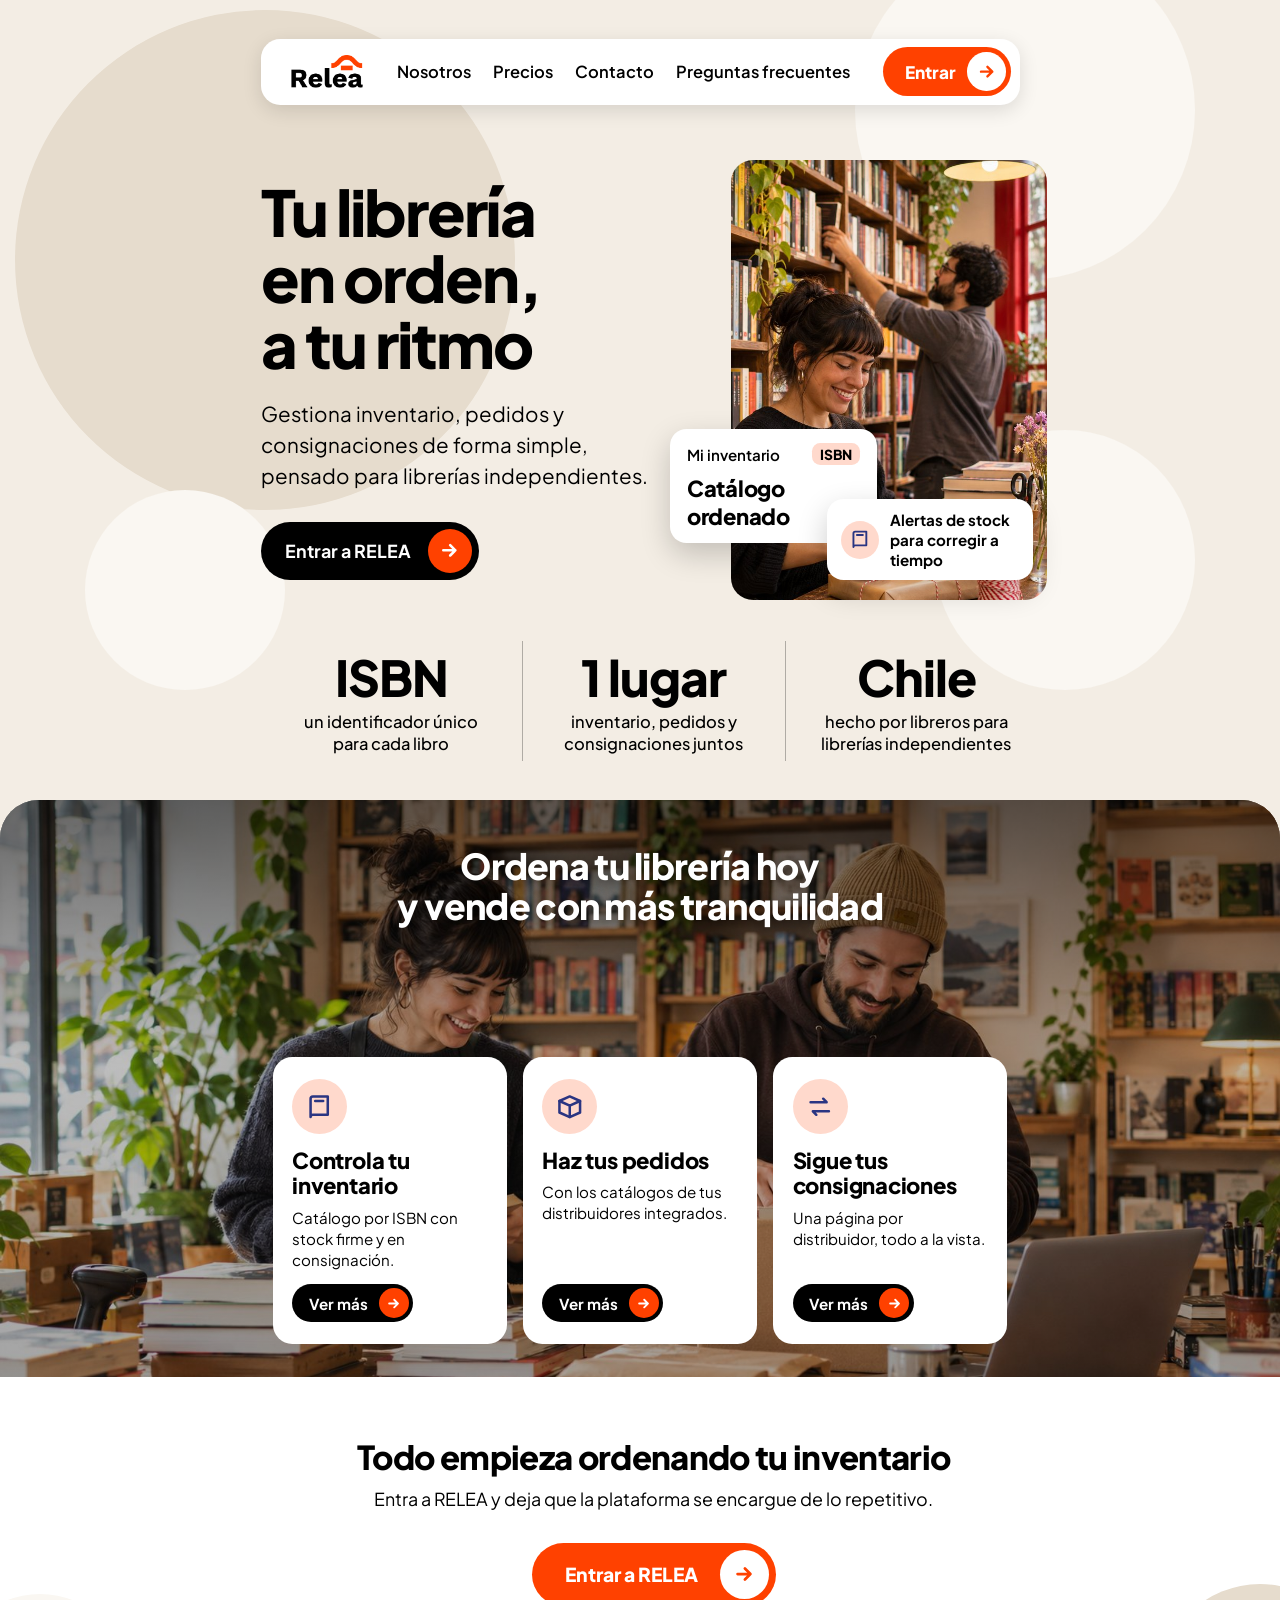
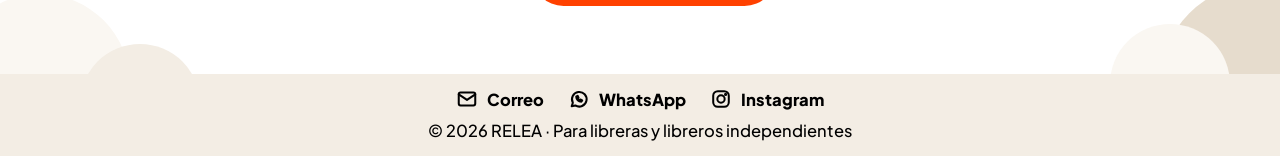
<file: index.html>
<!doctype html>
<html lang="es-CL">
<head>
<meta charset="utf-8">
<meta name="viewport" content="width=device-width, initial-scale=1">
<title>RELEA, gestión para librerías independientes</title>
<meta name="description" content="Gestiona inventario, pedidos y consignaciones de forma simple, pensado para librerías independientes.">
<link rel="canonical" href="https://relea.cl/">
<meta property="og:type" content="website">
<meta property="og:locale" content="es_CL">
<meta property="og:site_name" content="RELEA">
<meta property="og:title" content="RELEA, gestión para librerías independientes">
<meta property="og:description" content="Gestiona inventario, pedidos y consignaciones de forma simple, pensado para librerías independientes.">
<meta property="og:url" content="https://relea.cl/">
<meta property="og:image" content="https://relea.cl/assets/main-hero.jpg">
<meta name="theme-color" content="#f3ede4">
<link rel="icon" href="assets/favicon.png" type="image/png">
<link rel="apple-touch-icon" href="assets/apple-touch-icon.png">
<link rel="preconnect" href="https://fonts.googleapis.com">
<link rel="preconnect" href="https://fonts.gstatic.com" crossorigin>
<link href="https://fonts.googleapis.com/css2?family=Plus+Jakarta+Sans:wght@400;500;600;700;800&display=swap" rel="stylesheet">
<link rel="stylesheet" href="styles.css">
</head>
<body>
<div class="cream cream--inicio">
  <div class="deco" aria-hidden="true">
    <i style="left:-130px;top:10px;width:500px;height:500px"></i>
    <i class="luz" style="right:-60px;top:-60px;width:340px;height:340px"></i>
    <i class="luz solo-ancho" style="right:-60px;top:430px;width:260px;height:260px"></i>
    <i class="luz solo-ancho" style="left:-60px;top:490px;width:200px;height:200px"></i>
  </div>
  <header class="wrap">
      <nav class="nav" aria-label="Principal">
        <a class="nav__logo" href="./"><img src="assets/logo.png" alt="RELEA, volver al inicio" width="489" height="222"></a>
        <div class="nav__links" id="menu"><a href="nosotros/">Nosotros</a><a href="precios/">Precios</a><a href="contacto/">Contacto</a><a href="preguntas-frecuentes/">Preguntas frecuentes</a></div>
        <div class="nav__right">
          <a class="btn btn--naranja btn--entrar" href="https://app.relea.cl"><span>Entrar</span><span class="btn__dot"><svg viewBox="0 0 24 24" fill="none" stroke="currentColor" stroke-width="3" stroke-linecap="round" stroke-linejoin="round" aria-hidden="true"><path d="M5 12h14M13 6l6 6-6 6"/></svg></span></a>
        </div>
      </nav>
      <div class="hero">
        <div class="hero__text">
          <h1>Tu librería<br>en orden,<br>a tu ritmo</h1>
          <p class="hero__lead">Gestiona inventario, pedidos y consignaciones de forma simple, pensado para librerías independientes.</p>
          <div class="hero__cta"><a class="btn" href="https://app.relea.cl"><span>Entrar a RELEA</span><span class="btn__dot"><svg viewBox="0 0 24 24" fill="none" stroke="currentColor" stroke-width="3" stroke-linecap="round" stroke-linejoin="round" aria-hidden="true"><path d="M5 12h14M13 6l6 6-6 6"/></svg></span></a></div>
        </div>
        <div class="hero__media">
          <div class="hero__photo"><img src="assets/main-hero.jpg" alt="Dos libreros en la librería: ella envuelve un paquete con cordel y él ordena libros en la estantería" width="600" height="1200"></div>
          <div class="float float--a">
            <div class="float__row"><span>Mi inventario</span><span class="tag">ISBN</span></div>
            <strong>Catálogo ordenado</strong>
          </div>
          <div class="float float--b"><span class="icon icon--sm"><svg viewBox="0 0 24 24" fill="none" stroke="currentColor" stroke-width="2.2" stroke-linecap="round" stroke-linejoin="round" aria-hidden="true"><path d="M4 5a2 2 0 0 1 2-2h13v16H6a2 2 0 0 0-2 2V5z"/><path d="M8 7h7"/></svg></span><span>Alertas de stock para corregir a tiempo</span></div>
        </div>
      </div>
      <ul class="datos">
        <li><b>ISBN</b><span>un identificador único para cada libro</span></li>
        <li><b>1 lugar</b><span>inventario, pedidos y consignaciones juntos</span></li>
        <li><b>Chile</b><span>hecho por libreros para librerías independientes</span></li>
      </ul>
  </header>
  <main>
    <section class="band" id="funciones">
      <img class="band__img" src="assets/main-banda.jpg" alt="Dos libreros sonriendo mientras ordenan libros y arman un paquete en el mesón de la librería" width="1672" height="941" loading="lazy">
      <div class="wrap">
        <h2>Ordena tu librería hoy<br>y vende con más tranquilidad</h2>
        <div class="cards">
          <article class="card">
            <span class="icon"><svg viewBox="0 0 24 24" fill="none" stroke="currentColor" stroke-width="2.2" stroke-linecap="round" stroke-linejoin="round" aria-hidden="true"><path d="M4 5a2 2 0 0 1 2-2h13v16H6a2 2 0 0 0-2 2V5z"/><path d="M8 7h7"/></svg></span>
            <h3>Controla tu inventario</h3>
            <p>Catálogo por ISBN con stock firme y en consignación.</p>
            <a class="btn btn--sm" href="https://app.relea.cl"><span>Ver más</span><span class="btn__dot"><svg viewBox="0 0 24 24" fill="none" stroke="currentColor" stroke-width="3" stroke-linecap="round" stroke-linejoin="round" aria-hidden="true"><path d="M5 12h14M13 6l6 6-6 6"/></svg></span></a>
          </article>
          <article class="card">
            <span class="icon"><svg viewBox="0 0 24 24" fill="none" stroke="currentColor" stroke-width="2.2" stroke-linecap="round" stroke-linejoin="round" aria-hidden="true"><path d="M3 7l9-4 9 4v10l-9 4-9-4V7z"/><path d="M3 7l9 4 9-4M12 11v10"/></svg></span>
            <h3>Haz tus pedidos</h3>
            <p>Con los catálogos de tus distribuidores integrados.</p>
            <a class="btn btn--sm" href="https://app.relea.cl"><span>Ver más</span><span class="btn__dot"><svg viewBox="0 0 24 24" fill="none" stroke="currentColor" stroke-width="3" stroke-linecap="round" stroke-linejoin="round" aria-hidden="true"><path d="M5 12h14M13 6l6 6-6 6"/></svg></span></a>
          </article>
          <article class="card">
            <span class="icon"><svg viewBox="0 0 24 24" fill="none" stroke="currentColor" stroke-width="2.2" stroke-linecap="round" stroke-linejoin="round" aria-hidden="true"><path d="M4 8h14l-3-3M20 16H6l3 3"/></svg></span>
            <h3>Sigue tus consignaciones</h3>
            <p>Una página por distribuidor, todo a la vista.</p>
            <a class="btn btn--sm" href="https://app.relea.cl"><span>Ver más</span><span class="btn__dot"><svg viewBox="0 0 24 24" fill="none" stroke="currentColor" stroke-width="3" stroke-linecap="round" stroke-linejoin="round" aria-hidden="true"><path d="M5 12h14M13 6l6 6-6 6"/></svg></span></a>
          </article>
        </div>
      </div>
    </section>
  </main>
</div>
<section class="cierre" id="empezar">
  <div class="deco deco--full" aria-hidden="true">
    <i class="luz solo-ancho" style="left:-50px;bottom:-100px;width:180px;height:180px"></i>
    <i class="crema solo-ancho" style="left:80px;bottom:-90px;width:120px;height:120px"></i>
    <i class="solo-ancho" style="right:-80px;bottom:-110px;width:200px;height:200px"></i>
    <i class="luz solo-ancho" style="right:50px;bottom:-70px;width:120px;height:120px"></i>
  </div>
  <div class="wrap">
    <h2>Todo empieza ordenando tu inventario</h2>
    <p>Entra a RELEA y deja que la plataforma se encargue de lo repetitivo.</p>
    <a class="btn btn--naranja btn--lg" href="https://app.relea.cl"><span>Entrar a RELEA</span><span class="btn__dot"><svg viewBox="0 0 24 24" fill="none" stroke="currentColor" stroke-width="3" stroke-linecap="round" stroke-linejoin="round" aria-hidden="true"><path d="M5 12h14M13 6l6 6-6 6"/></svg></span></a>
  </div>
</section>
<footer class="footer footer--crema"><nav class="footer__canales" aria-label="Canales de contacto"><a href="mailto:somosrelea@gmail.com"><svg viewBox="0 0 24 24" fill="none" stroke="currentColor" stroke-width="2.2" stroke-linecap="round" stroke-linejoin="round" aria-hidden="true"><rect x="3" y="5" width="18" height="14" rx="2"/><path d="M3 7l9 6 9-6"/></svg>Correo</a><a href="https://wa.me/56978704682" target="_blank" rel="noopener"><svg viewBox="0 0 24 24" fill="none" stroke="currentColor" stroke-width="2.2" stroke-linecap="round" stroke-linejoin="round" aria-hidden="true"><path d="M4 20l1.3-3.9A8 8 0 1 1 8 19z"/><path d="M9 9.5c0 3 2.5 5.5 5.5 5.5l1-1.5-2-1-1 .8a4 4 0 0 1-1.8-1.8l.8-1-1-2z"/></svg>WhatsApp</a><a href="https://www.instagram.com/relea.app" target="_blank" rel="noopener"><svg viewBox="0 0 24 24" fill="none" stroke="currentColor" stroke-width="2.2" stroke-linecap="round" stroke-linejoin="round" aria-hidden="true"><rect x="3.5" y="3.5" width="17" height="17" rx="5"/><circle cx="12" cy="12" r="4"/><circle cx="17" cy="7" r="0.6" fill="currentColor"/></svg>Instagram</a></nav><span>© 2026 RELEA · <span class="footer__lema">Para libreras y libreros independientes</span></span></footer>
<script src="site.js" defer></script>
</body>
</html>
</file>
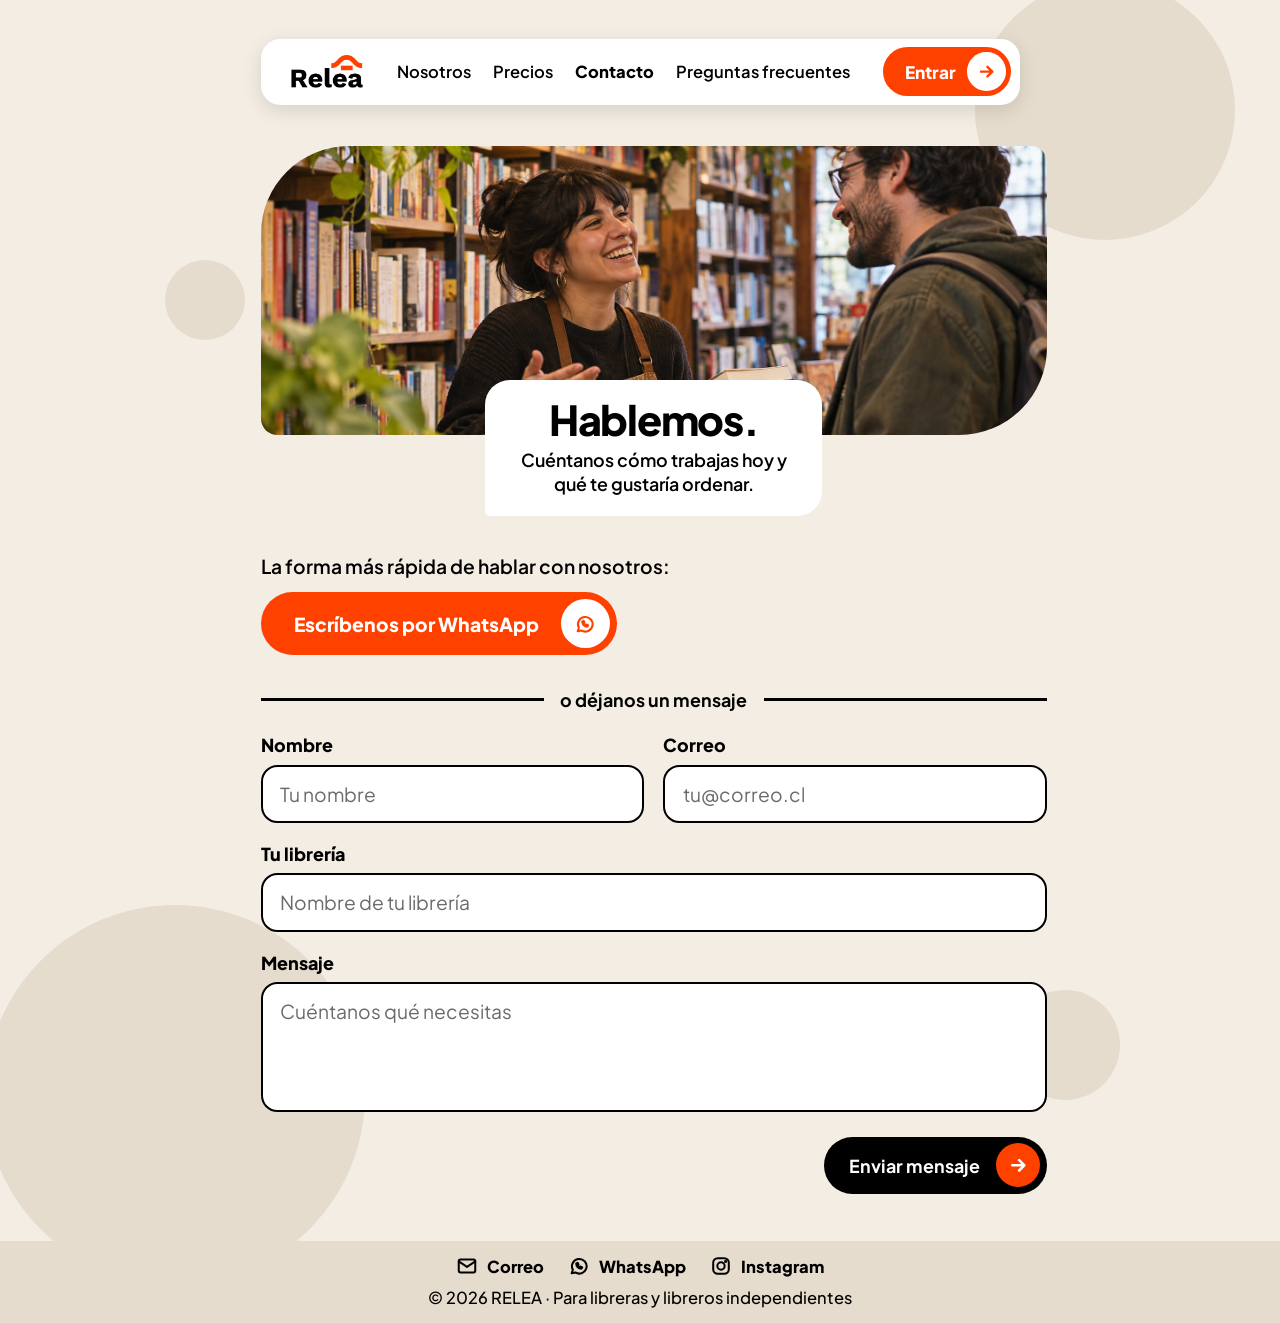
<file: contacto/index.html>
<!doctype html>
<html lang="es-CL">
<head>
<meta charset="utf-8">
<meta name="viewport" content="width=device-width, initial-scale=1">
<title>RELEA, contacto</title>
<meta name="description" content="Hablemos. Cuéntanos cómo trabajas hoy y qué te gustaría ordenar.">
<link rel="canonical" href="https://relea.cl/contacto/">
<meta property="og:type" content="website">
<meta property="og:locale" content="es_CL">
<meta property="og:site_name" content="RELEA">
<meta property="og:title" content="RELEA, contacto">
<meta property="og:description" content="Hablemos. Cuéntanos cómo trabajas hoy y qué te gustaría ordenar.">
<meta property="og:url" content="https://relea.cl/contacto/">
<meta property="og:image" content="https://relea.cl/assets/contacto.jpg">
<meta name="theme-color" content="#f3ede4">
<link rel="icon" href="../assets/favicon.png" type="image/png">
<link rel="apple-touch-icon" href="../assets/apple-touch-icon.png">
<link rel="preconnect" href="https://fonts.googleapis.com">
<link rel="preconnect" href="https://fonts.gstatic.com" crossorigin>
<link href="https://fonts.googleapis.com/css2?family=Plus+Jakarta+Sans:wght@400;500;600;700;800&display=swap" rel="stylesheet">
<link rel="stylesheet" href="../styles.css">
</head>
<body>
<div class="cream cream--fill">
  <div class="deco" aria-hidden="true">
    <i style="right:-100px;top:-20px;width:260px;height:260px"></i>
    <i style="left:-160px;bottom:-44px;width:380px;height:380px"></i>
    <i class="solo-ancho" style="right:15px;bottom:141px;width:110px;height:110px"></i>
    <i class="solo-ancho" style="left:20px;top:260px;width:80px;height:80px"></i>
  </div>
  <div class="wrap">
    <nav class="nav" aria-label="Principal">
        <a class="nav__logo" href="../"><img src="../assets/logo.png" alt="RELEA, volver al inicio" width="489" height="222"></a>
        <div class="nav__links" id="menu"><a href="../nosotros/">Nosotros</a><a href="../precios/">Precios</a><a href="../contacto/" aria-current="page">Contacto</a><a href="../preguntas-frecuentes/">Preguntas frecuentes</a></div>
        <div class="nav__right">
          <a class="btn btn--naranja btn--entrar" href="https://app.relea.cl"><span>Entrar</span><span class="btn__dot"><svg viewBox="0 0 24 24" fill="none" stroke="currentColor" stroke-width="3" stroke-linecap="round" stroke-linejoin="round" aria-hidden="true"><path d="M5 12h14M13 6l6 6-6 6"/></svg></span></a>
        </div>
      </nav>
    <main>
      <div class="pildora">
        <div class="pildora__foto"><img src="../assets/contacto.jpg" alt="Una librera sonriente conversa con un cliente mientras le muestra un libro en el mesón de la librería" width="1774" height="887"></div>
        <div class="burbuja">
          <h1>Hablemos.</h1>
          <p>Cuéntanos cómo trabajas hoy y qué te gustaría ordenar.</p>
        </div>
      </div>
      <div class="whatsapp">
        <p>La forma más rápida de hablar con nosotros:</p>
        <a class="btn btn--naranja btn--lg" href="https://wa.me/56978704682" target="_blank" rel="noopener"><span>Escríbenos por WhatsApp</span><span class="btn__dot"><svg viewBox="0 0 24 24" fill="none" stroke="currentColor" stroke-width="2.2" stroke-linecap="round" stroke-linejoin="round" aria-hidden="true"><path d="M4 20l1.3-3.9A8 8 0 1 1 8 19z"/><path d="M9 9.5c0 3 2.5 5.5 5.5 5.5l1-1.5-2-1-1 .8a4 4 0 0 1-1.8-1.8l.8-1-1-2z"/></svg></span></a>
      </div>
      <p class="separador">o déjanos un mensaje</p>
      <form class="form" id="form-contacto" action="mailto:somosrelea@gmail.com" method="post" enctype="text/plain">
        <div class="form__fila">
          <div><label for="c-nombre">Nombre</label><input id="c-nombre" name="nombre" type="text" placeholder="Tu nombre" autocomplete="name" required></div>
          <div><label for="c-correo">Correo</label><input id="c-correo" name="correo" type="email" placeholder="tu@correo.cl" autocomplete="email" required></div>
        </div>
        <div><label for="c-libreria">Tu librería</label><input id="c-libreria" name="libreria" type="text" placeholder="Nombre de tu librería" autocomplete="organization"></div>
        <div><label for="c-mensaje">Mensaje</label><textarea id="c-mensaje" name="mensaje" rows="4" placeholder="Cuéntanos qué necesitas" required></textarea></div>
        <div class="form__enviar"><button type="submit" class="btn"><span>Enviar mensaje</span><span class="btn__dot"><svg viewBox="0 0 24 24" fill="none" stroke="currentColor" stroke-width="3" stroke-linecap="round" stroke-linejoin="round" aria-hidden="true"><path d="M5 12h14M13 6l6 6-6 6"/></svg></span></button></div>
      </form>
    </main>
  </div>
</div>
<footer class="footer"><nav class="footer__canales" aria-label="Canales de contacto"><a href="mailto:somosrelea@gmail.com"><svg viewBox="0 0 24 24" fill="none" stroke="currentColor" stroke-width="2.2" stroke-linecap="round" stroke-linejoin="round" aria-hidden="true"><rect x="3" y="5" width="18" height="14" rx="2"/><path d="M3 7l9 6 9-6"/></svg>Correo</a><a href="https://wa.me/56978704682" target="_blank" rel="noopener"><svg viewBox="0 0 24 24" fill="none" stroke="currentColor" stroke-width="2.2" stroke-linecap="round" stroke-linejoin="round" aria-hidden="true"><path d="M4 20l1.3-3.9A8 8 0 1 1 8 19z"/><path d="M9 9.5c0 3 2.5 5.5 5.5 5.5l1-1.5-2-1-1 .8a4 4 0 0 1-1.8-1.8l.8-1-1-2z"/></svg>WhatsApp</a><a href="https://www.instagram.com/relea.app" target="_blank" rel="noopener"><svg viewBox="0 0 24 24" fill="none" stroke="currentColor" stroke-width="2.2" stroke-linecap="round" stroke-linejoin="round" aria-hidden="true"><rect x="3.5" y="3.5" width="17" height="17" rx="5"/><circle cx="12" cy="12" r="4"/><circle cx="17" cy="7" r="0.6" fill="currentColor"/></svg>Instagram</a></nav><span>© 2026 RELEA · <span class="footer__lema">Para libreras y libreros independientes</span></span></footer>
<script src="../site.js" defer></script>
</body>
</html>
</file>
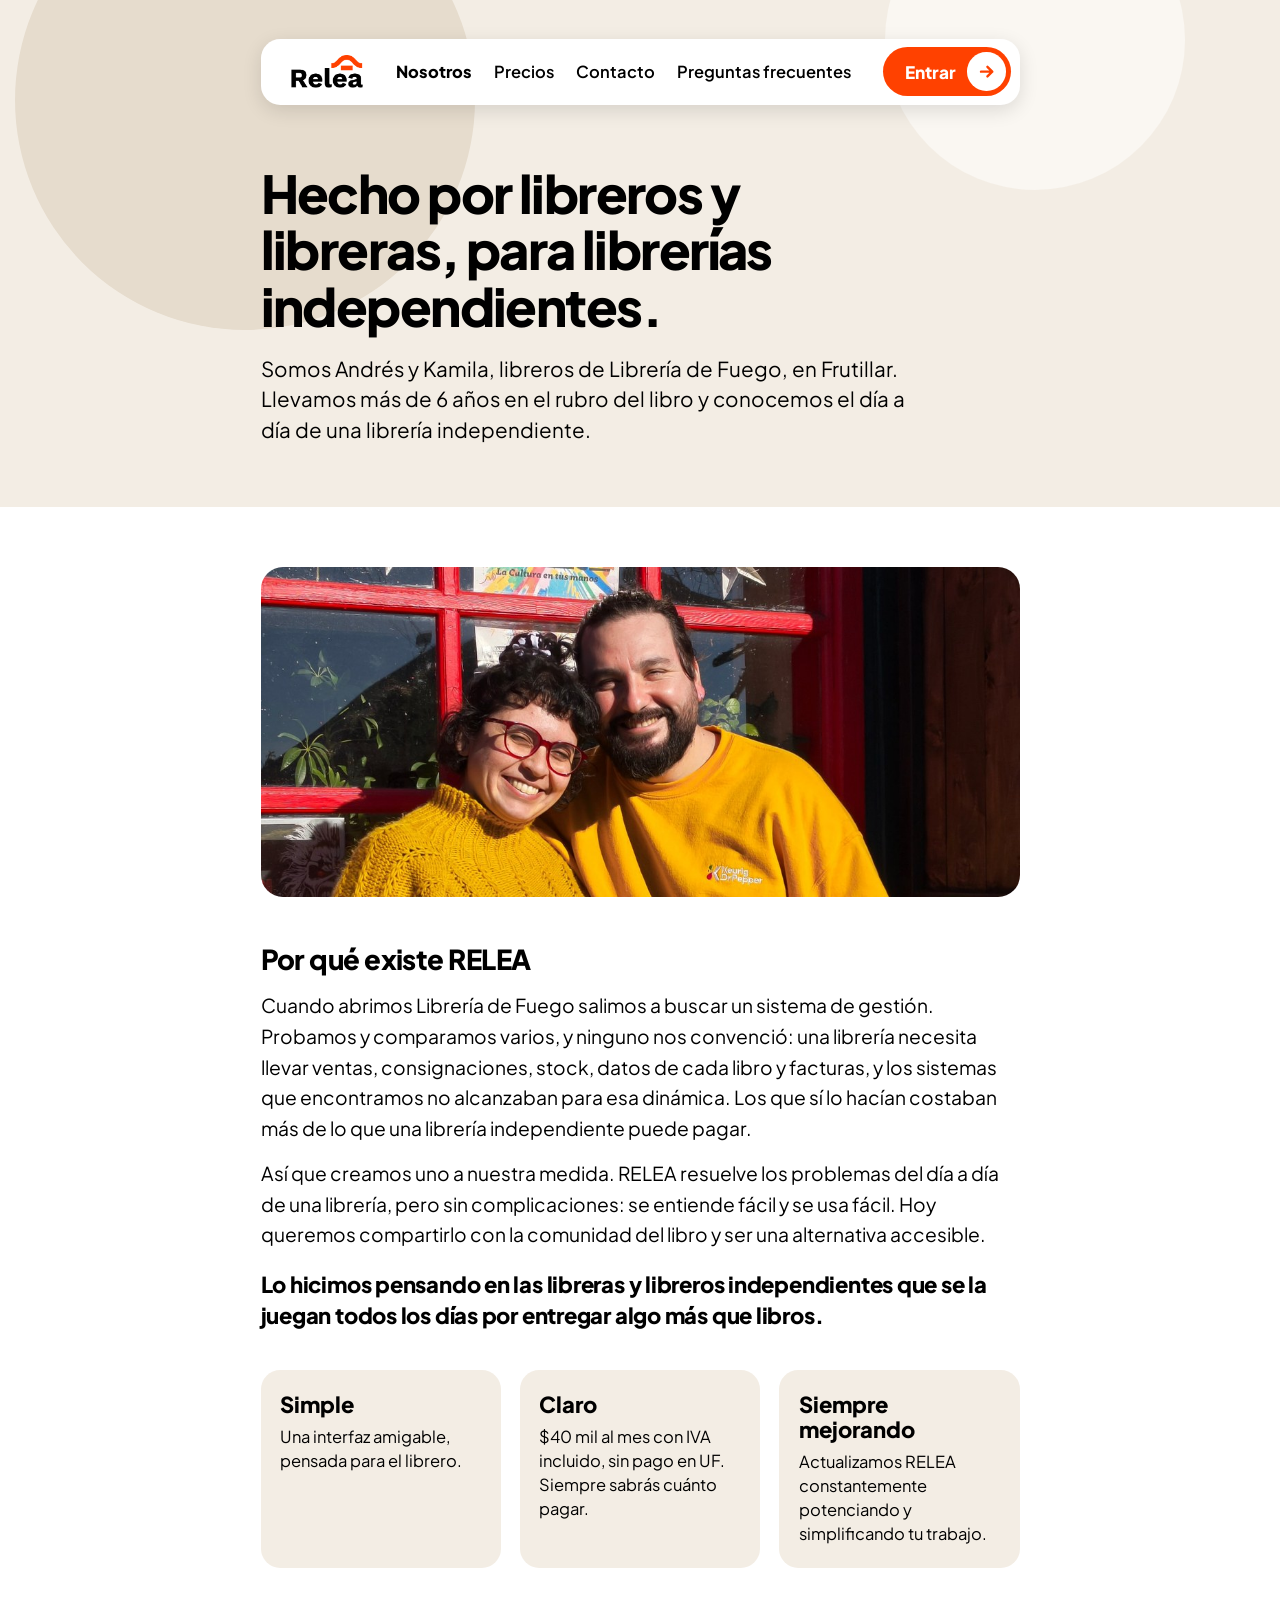
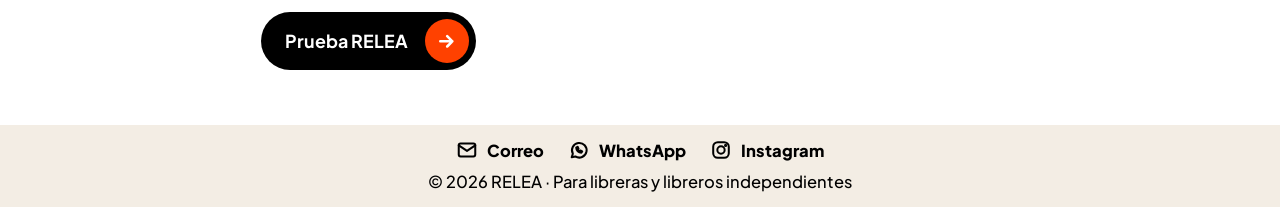
<file: nosotros/index.html>
<!doctype html>
<html lang="es-CL">
<head>
<meta charset="utf-8">
<meta name="viewport" content="width=device-width, initial-scale=1">
<title>RELEA, nosotros</title>
<meta name="description" content="Hecho por libreros y libreras, para librerías independientes. Somos Andrés y Kamila, libreros de Librería de Fuego, en Frutillar.">
<link rel="canonical" href="https://relea.cl/nosotros/">
<meta property="og:type" content="website">
<meta property="og:locale" content="es_CL">
<meta property="og:site_name" content="RELEA">
<meta property="og:title" content="RELEA, nosotros">
<meta property="og:description" content="Hecho por libreros y libreras, para librerías independientes. Somos Andrés y Kamila, libreros de Librería de Fuego, en Frutillar.">
<meta property="og:url" content="https://relea.cl/nosotros/">
<meta property="og:image" content="https://relea.cl/assets/nosotros-pareja.jpg">
<meta name="theme-color" content="#f3ede4">
<link rel="icon" href="../assets/favicon.png" type="image/png">
<link rel="apple-touch-icon" href="../assets/apple-touch-icon.png">
<link rel="preconnect" href="https://fonts.googleapis.com">
<link rel="preconnect" href="https://fonts.gstatic.com" crossorigin>
<link href="https://fonts.googleapis.com/css2?family=Plus+Jakarta+Sans:wght@400;500;600;700;800&display=swap" rel="stylesheet">
<link rel="stylesheet" href="../styles.css">
</head>
<body>
<header class="cream">
  <div class="deco" aria-hidden="true">
    <i style="left:-130px;top:-130px;width:460px;height:460px"></i>
    <i class="luz" style="right:-50px;top:-110px;width:300px;height:300px"></i>
  </div>
  <div class="wrap">
    <nav class="nav" aria-label="Principal">
        <a class="nav__logo" href="../"><img src="../assets/logo.png" alt="RELEA, volver al inicio" width="489" height="222"></a>
        <div class="nav__links" id="menu"><a href="../nosotros/" aria-current="page">Nosotros</a><a href="../precios/">Precios</a><a href="../contacto/">Contacto</a><a href="../preguntas-frecuentes/">Preguntas frecuentes</a></div>
        <div class="nav__right">
          <a class="btn btn--naranja btn--entrar" href="https://app.relea.cl"><span>Entrar</span><span class="btn__dot"><svg viewBox="0 0 24 24" fill="none" stroke="currentColor" stroke-width="3" stroke-linecap="round" stroke-linejoin="round" aria-hidden="true"><path d="M5 12h14M13 6l6 6-6 6"/></svg></span></a>
        </div>
      </nav>
    <div class="intro">
      <h1>Hecho por libreros y libreras, para librerías independientes.</h1>
      <p>Somos Andrés y Kamila, libreros de Librería de Fuego, en Frutillar. Llevamos más de 6 años en el rubro del libro y conocemos el día a día de una librería independiente.</p>
    </div>
  </div>
</header>
<main class="wrap nosotros">
  <div class="nosotros__foto"><img src="../assets/nosotros-pareja.jpg" alt="Andrés y Kamila sonriendo frente a la puerta roja de la librería" width="1104" height="480"></div>
  <h2>Por qué existe RELEA</h2>
  <p>Cuando abrimos Librería de Fuego salimos a buscar un sistema de gestión. Probamos y comparamos varios, y ninguno nos convenció: una librería necesita llevar ventas, consignaciones, stock, datos de cada libro y facturas, y los sistemas que encontramos no alcanzaban para esa dinámica. Los que sí lo hacían costaban más de lo que una librería independiente puede pagar.</p>
  <p>Así que creamos uno a nuestra medida. RELEA resuelve los problemas del día a día de una librería, pero sin complicaciones: se entiende fácil y se usa fácil. Hoy queremos compartirlo con la comunidad del libro y ser una alternativa accesible.</p>
  <p class="destacado">Lo hicimos pensando en las libreras y libreros independientes que se la juegan todos los días por entregar algo más que libros.</p>
  <ul class="valores">
    <li><b>Simple</b><span>Una interfaz amigable, pensada para el librero.</span></li>
    <li><b>Claro</b><span>$40 mil al mes con IVA incluido, sin pago en UF. Siempre sabrás cuánto pagar.</span></li>
    <li><b>Siempre mejorando</b><span>Actualizamos RELEA constantemente potenciando y simplificando tu trabajo.</span></li>
  </ul>
  <a class="btn" href="https://app.relea.cl"><span>Prueba RELEA</span><span class="btn__dot"><svg viewBox="0 0 24 24" fill="none" stroke="currentColor" stroke-width="3" stroke-linecap="round" stroke-linejoin="round" aria-hidden="true"><path d="M5 12h14M13 6l6 6-6 6"/></svg></span></a>
</main>
<footer class="footer footer--crema"><nav class="footer__canales" aria-label="Canales de contacto"><a href="mailto:somosrelea@gmail.com"><svg viewBox="0 0 24 24" fill="none" stroke="currentColor" stroke-width="2.2" stroke-linecap="round" stroke-linejoin="round" aria-hidden="true"><rect x="3" y="5" width="18" height="14" rx="2"/><path d="M3 7l9 6 9-6"/></svg>Correo</a><a href="https://wa.me/56978704682" target="_blank" rel="noopener"><svg viewBox="0 0 24 24" fill="none" stroke="currentColor" stroke-width="2.2" stroke-linecap="round" stroke-linejoin="round" aria-hidden="true"><path d="M4 20l1.3-3.9A8 8 0 1 1 8 19z"/><path d="M9 9.5c0 3 2.5 5.5 5.5 5.5l1-1.5-2-1-1 .8a4 4 0 0 1-1.8-1.8l.8-1-1-2z"/></svg>WhatsApp</a><a href="https://www.instagram.com/relea.app" target="_blank" rel="noopener"><svg viewBox="0 0 24 24" fill="none" stroke="currentColor" stroke-width="2.2" stroke-linecap="round" stroke-linejoin="round" aria-hidden="true"><rect x="3.5" y="3.5" width="17" height="17" rx="5"/><circle cx="12" cy="12" r="4"/><circle cx="17" cy="7" r="0.6" fill="currentColor"/></svg>Instagram</a></nav><span>© 2026 RELEA · <span class="footer__lema">Para libreras y libreros independientes</span></span></footer>
<script src="../site.js" defer></script>
</body>
</html>
</file>
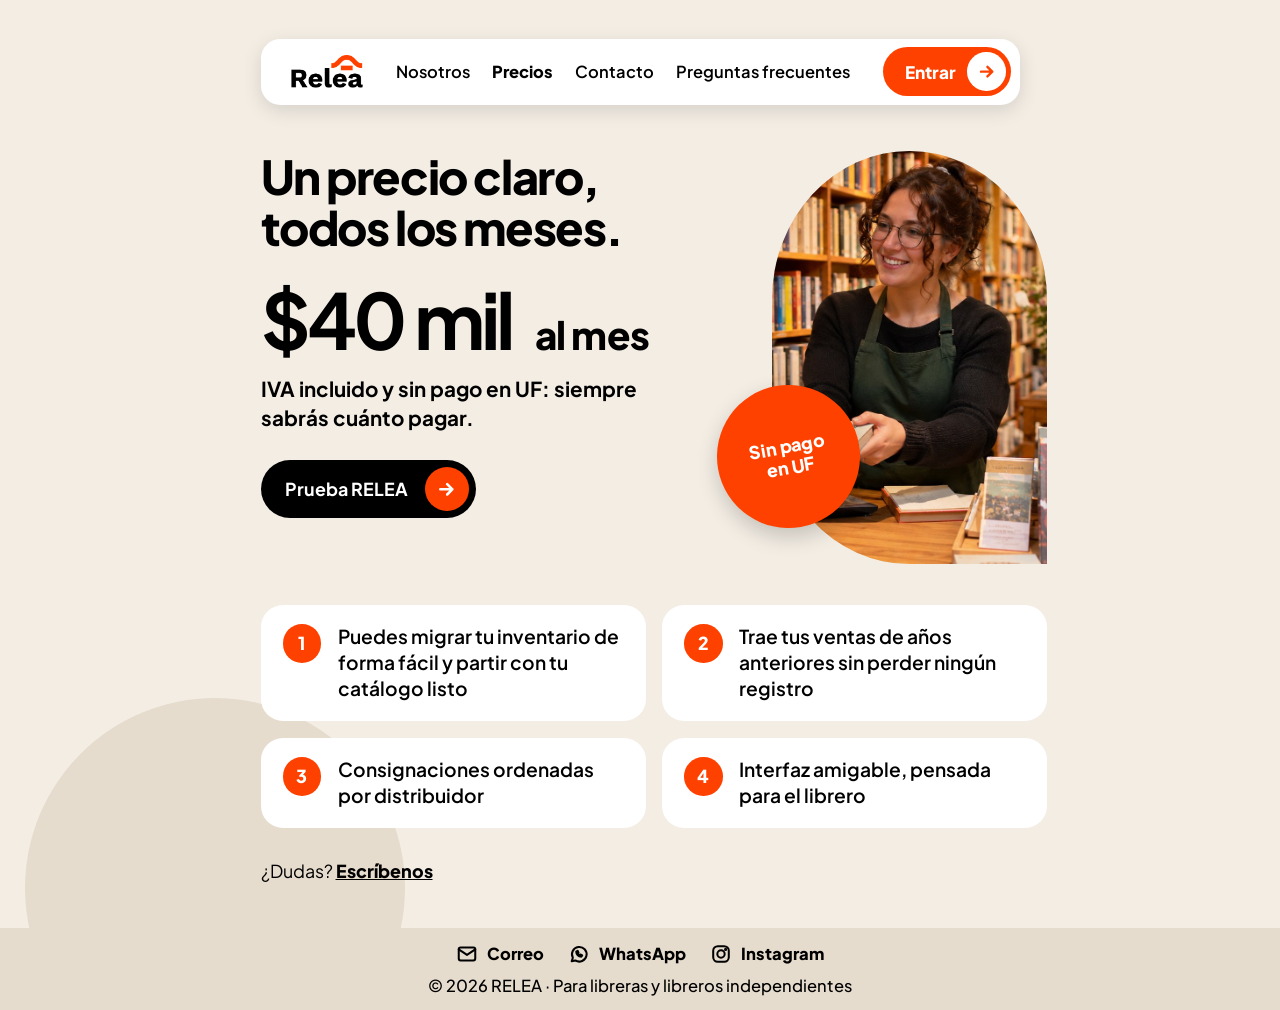
<file: precios/index.html>
<!doctype html>
<html lang="es-CL">
<head>
<meta charset="utf-8">
<meta name="viewport" content="width=device-width, initial-scale=1">
<title>RELEA, precios</title>
<meta name="description" content="Un precio claro, todos los meses: $40 mil al mes, IVA incluido y sin pago en UF.">
<link rel="canonical" href="https://relea.cl/precios/">
<meta property="og:type" content="website">
<meta property="og:locale" content="es_CL">
<meta property="og:site_name" content="RELEA">
<meta property="og:title" content="RELEA, precios">
<meta property="og:description" content="Un precio claro, todos los meses: $40 mil al mes, IVA incluido y sin pago en UF.">
<meta property="og:url" content="https://relea.cl/precios/">
<meta property="og:image" content="https://relea.cl/assets/precios.jpg">
<meta name="theme-color" content="#f3ede4">
<link rel="icon" href="../assets/favicon.png" type="image/png">
<link rel="apple-touch-icon" href="../assets/apple-touch-icon.png">
<link rel="preconnect" href="https://fonts.googleapis.com">
<link rel="preconnect" href="https://fonts.gstatic.com" crossorigin>
<link href="https://fonts.googleapis.com/css2?family=Plus+Jakarta+Sans:wght@400;500;600;700;800&display=swap" rel="stylesheet">
<link rel="stylesheet" href="../styles.css">
</head>
<body>
<div class="cream cream--fill">
  <div class="deco" aria-hidden="true">
    <i style="left:-120px;bottom:-150px;width:380px;height:380px"></i>
  </div>
  <div class="wrap">
    <nav class="nav" aria-label="Principal">
        <a class="nav__logo" href="../"><img src="../assets/logo.png" alt="RELEA, volver al inicio" width="489" height="222"></a>
        <div class="nav__links" id="menu"><a href="../nosotros/">Nosotros</a><a href="../precios/" aria-current="page">Precios</a><a href="../contacto/">Contacto</a><a href="../preguntas-frecuentes/">Preguntas frecuentes</a></div>
        <div class="nav__right">
          <a class="btn btn--naranja btn--entrar" href="https://app.relea.cl"><span>Entrar</span><span class="btn__dot"><svg viewBox="0 0 24 24" fill="none" stroke="currentColor" stroke-width="3" stroke-linecap="round" stroke-linejoin="round" aria-hidden="true"><path d="M5 12h14M13 6l6 6-6 6"/></svg></span></a>
        </div>
      </nav>
    <main>
      <div class="precios">
        <div class="precios__text">
          <h1>Un precio claro, todos los meses.</h1>
          <p class="precio"><b>$40 mil</b><span>al mes</span></p>
          <p class="precios__nota">IVA incluido y sin pago en UF: siempre sabrás cuánto pagar.</p>
          <a class="btn" href="https://app.relea.cl"><span>Prueba RELEA</span><span class="btn__dot"><svg viewBox="0 0 24 24" fill="none" stroke="currentColor" stroke-width="3" stroke-linecap="round" stroke-linejoin="round" aria-hidden="true"><path d="M5 12h14M13 6l6 6-6 6"/></svg></span></a>
        </div>
        <div class="gota">
          <div class="gota__foto"><img src="../assets/precios.jpg" alt="Una librera sonriendo mientras entrega el libro Orgullo y prejuicio a una clienta en el mesón de la librería" width="1672" height="941"></div>
          <div class="sello"><span>Sin pago<br>en UF</span></div>
        </div>
      </div>
      <ol class="pasos">
        <li><span class="n" aria-hidden="true">1</span><span>Puedes migrar tu inventario de forma fácil y partir con tu catálogo listo</span></li><li><span class="n" aria-hidden="true">2</span><span>Trae tus ventas de años anteriores sin perder ningún registro</span></li><li><span class="n" aria-hidden="true">3</span><span>Consignaciones ordenadas por distribuidor</span></li><li><span class="n" aria-hidden="true">4</span><span>Interfaz amigable, pensada para el librero</span></li>
      </ol>
      <p class="dudas">¿Dudas? <a href="../contacto/">Escríbenos</a></p>
    </main>
  </div>
</div>
<footer class="footer"><nav class="footer__canales" aria-label="Canales de contacto"><a href="mailto:somosrelea@gmail.com"><svg viewBox="0 0 24 24" fill="none" stroke="currentColor" stroke-width="2.2" stroke-linecap="round" stroke-linejoin="round" aria-hidden="true"><rect x="3" y="5" width="18" height="14" rx="2"/><path d="M3 7l9 6 9-6"/></svg>Correo</a><a href="https://wa.me/56978704682" target="_blank" rel="noopener"><svg viewBox="0 0 24 24" fill="none" stroke="currentColor" stroke-width="2.2" stroke-linecap="round" stroke-linejoin="round" aria-hidden="true"><path d="M4 20l1.3-3.9A8 8 0 1 1 8 19z"/><path d="M9 9.5c0 3 2.5 5.5 5.5 5.5l1-1.5-2-1-1 .8a4 4 0 0 1-1.8-1.8l.8-1-1-2z"/></svg>WhatsApp</a><a href="https://www.instagram.com/relea.app" target="_blank" rel="noopener"><svg viewBox="0 0 24 24" fill="none" stroke="currentColor" stroke-width="2.2" stroke-linecap="round" stroke-linejoin="round" aria-hidden="true"><rect x="3.5" y="3.5" width="17" height="17" rx="5"/><circle cx="12" cy="12" r="4"/><circle cx="17" cy="7" r="0.6" fill="currentColor"/></svg>Instagram</a></nav><span>© 2026 RELEA · <span class="footer__lema">Para libreras y libreros independientes</span></span></footer>
<script src="../site.js" defer></script>
</body>
</html>
</file>
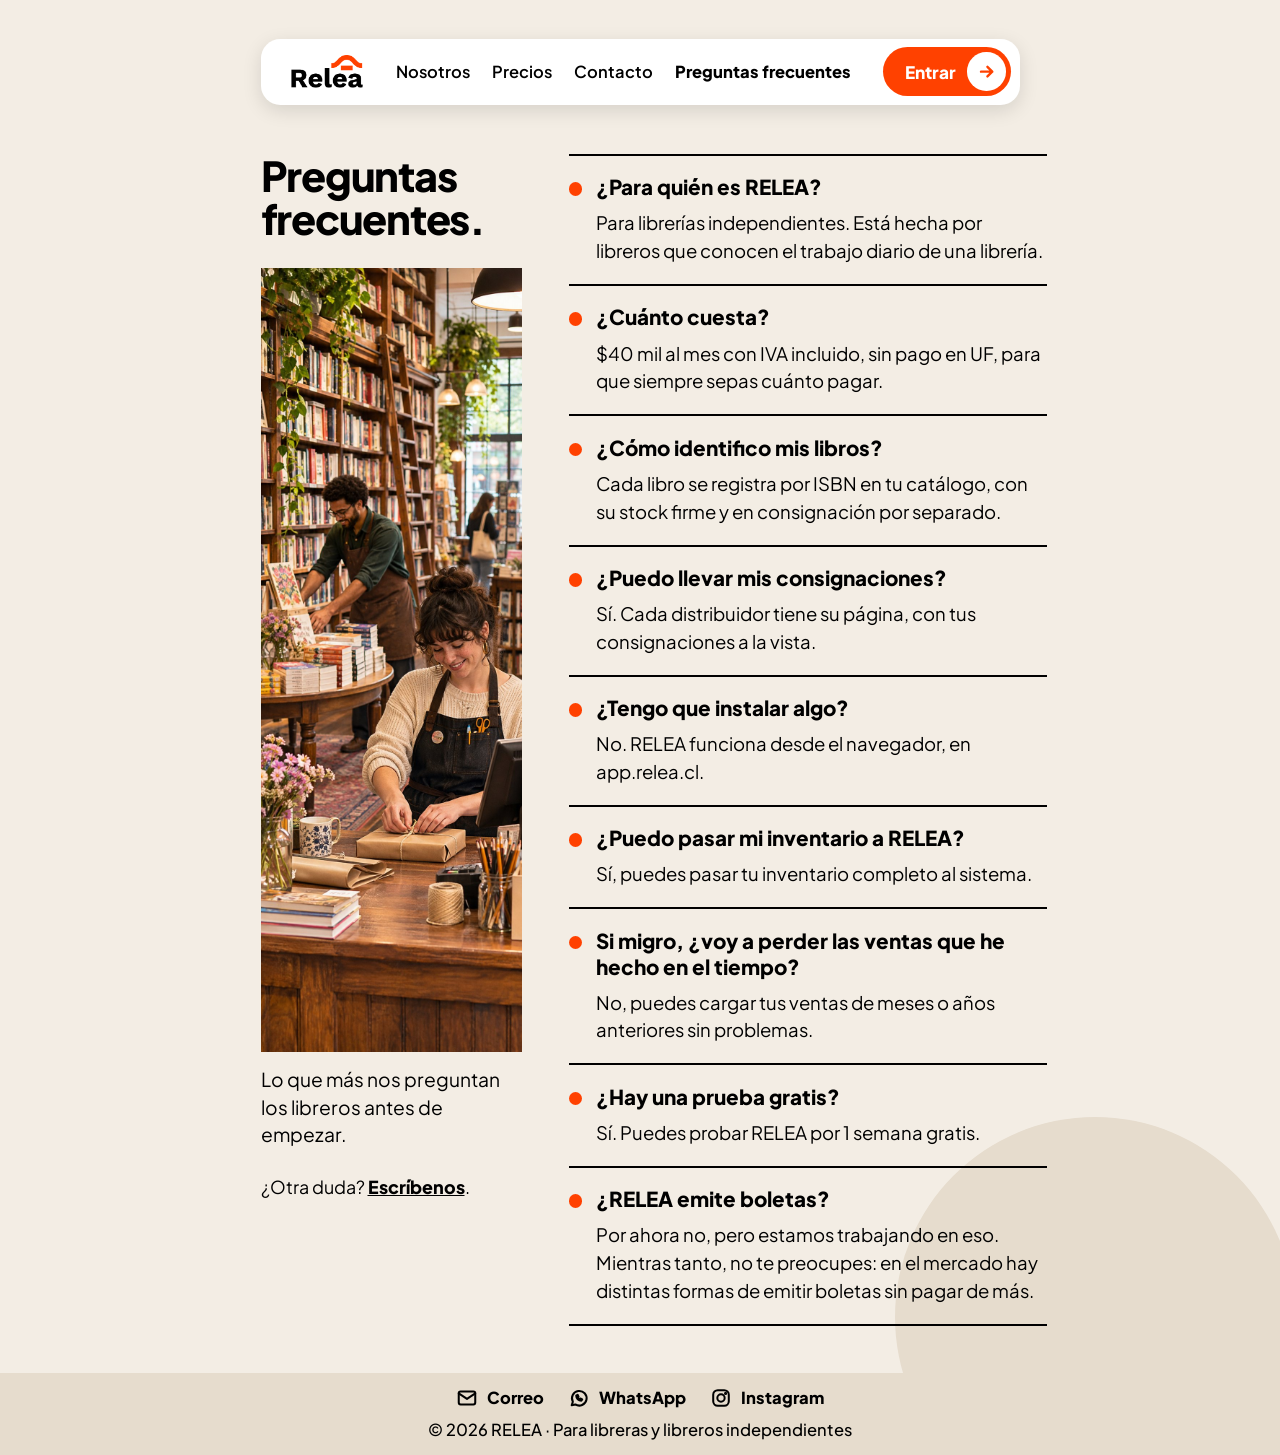
<file: preguntas-frecuentes/index.html>
<!doctype html>
<html lang="es-CL">
<head>
<meta charset="utf-8">
<meta name="viewport" content="width=device-width, initial-scale=1">
<title>RELEA, preguntas frecuentes</title>
<meta name="description" content="Lo que más nos preguntan los libreros antes de empezar.">
<link rel="canonical" href="https://relea.cl/preguntas-frecuentes/">
<meta property="og:type" content="website">
<meta property="og:locale" content="es_CL">
<meta property="og:site_name" content="RELEA">
<meta property="og:title" content="RELEA, preguntas frecuentes">
<meta property="og:description" content="Lo que más nos preguntan los libreros antes de empezar.">
<meta property="og:url" content="https://relea.cl/preguntas-frecuentes/">
<meta property="og:image" content="https://relea.cl/assets/nosotros-pareja.jpg">
<meta name="theme-color" content="#f3ede4">
<link rel="icon" href="../assets/favicon.png" type="image/png">
<link rel="apple-touch-icon" href="../assets/apple-touch-icon.png">
<link rel="preconnect" href="https://fonts.googleapis.com">
<link rel="preconnect" href="https://fonts.gstatic.com" crossorigin>
<link href="https://fonts.googleapis.com/css2?family=Plus+Jakarta+Sans:wght@400;500;600;700;800&display=swap" rel="stylesheet">
<link rel="stylesheet" href="../styles.css">
</head>
<body>
<div class="cream cream--fill">
  <div class="deco" aria-hidden="true">
    <i style="right:-160px;bottom:-144px;width:400px;height:400px"></i>
  </div>
  <div class="wrap">
    <nav class="nav" aria-label="Principal">
        <a class="nav__logo" href="../"><img src="../assets/logo.png" alt="RELEA, volver al inicio" width="489" height="222"></a>
        <div class="nav__links" id="menu"><a href="../nosotros/">Nosotros</a><a href="../precios/">Precios</a><a href="../contacto/">Contacto</a><a href="../preguntas-frecuentes/" aria-current="page">Preguntas frecuentes</a></div>
        <div class="nav__right">
          <a class="btn btn--naranja btn--entrar" href="https://app.relea.cl"><span>Entrar</span><span class="btn__dot"><svg viewBox="0 0 24 24" fill="none" stroke="currentColor" stroke-width="3" stroke-linecap="round" stroke-linejoin="round" aria-hidden="true"><path d="M5 12h14M13 6l6 6-6 6"/></svg></span></a>
        </div>
      </nav>
    <main class="faq">
      <div class="faq__lado">
        <h1>Preguntas frecuentes.</h1>
        <div class="blob"><img src="../assets/faq.jpg" alt="Una librera envuelve un paquete en el mesón mientras un librero ordena libros sobre una mesa de la librería" width="724" height="2172"></div>
        <p>Lo que más nos preguntan los libreros antes de empezar.</p>
        <p class="dudas">¿Otra duda? <a href="../contacto/">Escríbenos</a>.</p>
      </div>
      <div class="faq__lista">
        <div class="faq__item"><h2>¿Para quién es RELEA?</h2><p>Para librerías independientes. Está hecha por libreros que conocen el trabajo diario de una librería.</p></div><div class="faq__item"><h2>¿Cuánto cuesta?</h2><p>$40 mil al mes con IVA incluido, sin pago en UF, para que siempre sepas cuánto pagar.</p></div><div class="faq__item"><h2>¿Cómo identifico mis libros?</h2><p>Cada libro se registra por ISBN en tu catálogo, con su stock firme y en consignación por separado.</p></div><div class="faq__item"><h2>¿Puedo llevar mis consignaciones?</h2><p>Sí. Cada distribuidor tiene su página, con tus consignaciones a la vista.</p></div><div class="faq__item"><h2>¿Tengo que instalar algo?</h2><p>No. RELEA funciona desde el navegador, en app.relea.cl.</p></div><div class="faq__item"><h2>¿Puedo pasar mi inventario a RELEA?</h2><p>Sí, puedes pasar tu inventario completo al sistema.</p></div><div class="faq__item"><h2>Si migro, ¿voy a perder las ventas que he hecho en el tiempo?</h2><p>No, puedes cargar tus ventas de meses o años anteriores sin problemas.</p></div><div class="faq__item"><h2>¿Hay una prueba gratis?</h2><p>Sí. Puedes probar RELEA por 1 semana gratis.</p></div><div class="faq__item"><h2>¿RELEA emite boletas?</h2><p>Por ahora no, pero estamos trabajando en eso. Mientras tanto, no te preocupes: en el mercado hay distintas formas de emitir boletas sin pagar de más.</p></div>
      </div>
    </main>
  </div>
</div>
<footer class="footer"><nav class="footer__canales" aria-label="Canales de contacto"><a href="mailto:somosrelea@gmail.com"><svg viewBox="0 0 24 24" fill="none" stroke="currentColor" stroke-width="2.2" stroke-linecap="round" stroke-linejoin="round" aria-hidden="true"><rect x="3" y="5" width="18" height="14" rx="2"/><path d="M3 7l9 6 9-6"/></svg>Correo</a><a href="https://wa.me/56978704682" target="_blank" rel="noopener"><svg viewBox="0 0 24 24" fill="none" stroke="currentColor" stroke-width="2.2" stroke-linecap="round" stroke-linejoin="round" aria-hidden="true"><path d="M4 20l1.3-3.9A8 8 0 1 1 8 19z"/><path d="M9 9.5c0 3 2.5 5.5 5.5 5.5l1-1.5-2-1-1 .8a4 4 0 0 1-1.8-1.8l.8-1-1-2z"/></svg>WhatsApp</a><a href="https://www.instagram.com/relea.app" target="_blank" rel="noopener"><svg viewBox="0 0 24 24" fill="none" stroke="currentColor" stroke-width="2.2" stroke-linecap="round" stroke-linejoin="round" aria-hidden="true"><rect x="3.5" y="3.5" width="17" height="17" rx="5"/><circle cx="12" cy="12" r="4"/><circle cx="17" cy="7" r="0.6" fill="currentColor"/></svg>Instagram</a></nav><span>© 2026 RELEA · <span class="footer__lema">Para libreras y libreros independientes</span></span></footer>
<script src="../site.js" defer></script>
</body>
</html>
</file>
<file: styles.css>
/* RELEA · estilos del sitio.
   Diseño base a 720 px. Todas las medidas van en rem (1rem = 16 px a 720 px):
   desde 720 px el sitio escala proporcionalmente hasta 990 px y luego se centra;
   bajo 720 px pasa a una sola columna. */
:root {
  --crema: #f3ede4;
  --crema-fuerte: #e6dccd;
  --crema-clara: #faf7f2;
  --naranja: #ff4100;
  --negro: #000000;
  --blanco: #ffffff;
  --pad-l: 1.25rem;
  --pad-r: 1.25rem;
}
*, *::before, *::after { box-sizing: border-box; }
html { font-size: 16px; -webkit-text-size-adjust: 100%; }
body {
  margin: 0;
  min-height: 100vh;
  display: flex;
  flex-direction: column;
  font-family: 'Plus Jakarta Sans', system-ui, sans-serif;
  color: var(--negro);
  background: var(--blanco);
}
img { display: block; max-width: 100%; }
a { color: inherit; }
h1, h2, h3, p { margin: 0; }
:focus-visible { outline: 0.1875rem solid var(--negro); outline-offset: 0.125rem; }
.band :focus-visible { outline-color: var(--naranja); }
.sr-only { position: absolute; width: 0.0625rem; height: 0.0625rem; overflow: hidden; clip-path: inset(50%); white-space: nowrap; }

/* ---------- Estructura ---------- */
.wrap { position: relative; width: 100%; max-width: 45rem; margin: 0 auto; padding-left: var(--pad-l); padding-right: var(--pad-r); }
.cream { position: relative; overflow: hidden; background: var(--crema); }
.cream--fill { flex: 1; }
.cream > .wrap { padding-top: 1.25rem; padding-bottom: 2.125rem; }

/* Círculos decorativos */
.deco { position: absolute; top: 0; bottom: 0; left: 50%; width: 100%; max-width: 45rem; transform: translateX(-50%); pointer-events: none; }
.deco i { position: absolute; border-radius: 50%; background: var(--crema-fuerte); }
.deco i.luz { background: var(--crema-clara); }
.deco i.crema { background: var(--crema); }
.deco--full { max-width: none; }

/* ---------- Navegación ---------- */
.nav { position: relative; z-index: 10; display: flex; flex-wrap: wrap; align-items: center; justify-content: space-between; gap: 0 0.625rem; padding: 0.375rem 0.375rem 0 1.125rem; background: var(--blanco); border-radius: 0.875rem; box-shadow: 0 0.25rem 0.875rem rgba(0,0,0,0.12); }
.nav__logo { display: inline-flex; align-items: center; text-decoration: none; }
.nav__logo img { height: 1.5rem; width: auto; }
.nav__right { display: flex; align-items: center; gap: 0.375rem; }
/* Móvil: pestañas en una segunda fila que se desliza hacia los lados */
.nav__links { order: 3; flex-basis: 100%; display: flex; gap: 1.25rem; margin: 0.125rem -0.375rem 0 -1.125rem; padding: 0 1.125rem; overflow-x: auto; scrollbar-width: none; font-size: 0.8125rem; white-space: nowrap; }
.nav__links::-webkit-scrollbar { display: none; }
.nav__links.fade-r { -webkit-mask-image: linear-gradient(90deg, #000 85%, transparent); mask-image: linear-gradient(90deg, #000 85%, transparent); }
.nav__links.fade-l { -webkit-mask-image: linear-gradient(270deg, #000 85%, transparent); mask-image: linear-gradient(270deg, #000 85%, transparent); }
.nav__links.fade-l.fade-r { -webkit-mask-image: linear-gradient(90deg, transparent, #000 15%, #000 85%, transparent); mask-image: linear-gradient(90deg, transparent, #000 15%, #000 85%, transparent); }
.nav__links a { flex: none; padding: 0.5rem 0 0.5625rem; border-bottom: 0.1875rem solid transparent; text-decoration: none; font-weight: 600; }
.nav__links a[aria-current="page"] { font-weight: 800; border-bottom-color: var(--naranja); }
.nav__links a:hover { text-decoration: underline; text-underline-offset: 0.25rem; }

/* ---------- Botones ---------- */
.btn { display: inline-flex; align-items: center; gap: 0.75rem; height: 2.625rem; padding: 0.3125rem 0.3125rem 0.3125rem 1.125rem; border: 0; border-radius: 62.4375rem; background: var(--negro); color: var(--blanco); font-family: inherit; font-weight: 700; font-size: 0.8125rem; text-decoration: none; cursor: pointer; white-space: nowrap; transition: transform .15s ease; }
.btn:hover { transform: translateY(-0.0625rem); }
.btn__dot { flex: none; display: inline-flex; align-items: center; justify-content: center; width: 2rem; height: 2rem; border-radius: 50%; background: var(--naranja); color: var(--blanco); }
.btn__dot svg { width: 0.9375rem; height: 0.9375rem; }
.btn--sm { gap: 0.5rem; height: 1.75rem; padding: 0.1875rem 0.1875rem 0.1875rem 0.75rem; font-size: 0.6875rem; }
.btn--sm .btn__dot { width: 1.375rem; height: 1.375rem; }
.btn--sm .btn__dot svg { width: 0.6875rem; height: 0.6875rem; }
.btn--naranja { background: var(--naranja); color: var(--blanco); font-weight: 800; }
.btn--naranja .btn__dot { background: var(--blanco); color: var(--naranja); }
.btn--entrar { gap: 0.5rem; height: 2.25rem; padding: 0.25rem 0.25rem 0.25rem 1rem; font-size: 0.7812rem; }
.btn--entrar .btn__dot { width: 1.75rem; height: 1.75rem; }
.btn--entrar .btn__dot svg { width: 0.875rem; height: 0.875rem; }
.btn--lg { gap: 1rem; height: 2.875rem; padding: 0.3125rem 0.3125rem 0.3125rem 1.5rem; font-size: 0.875rem; }
.btn--lg .btn__dot { width: 2.25rem; height: 2.25rem; }
.btn--lg .btn__dot svg { width: 1rem; height: 1rem; }

/* ---------- Pie ---------- */
.footer { flex: none; display: flex; flex-direction: column; gap: 0.375rem; align-items: center; justify-content: center; min-height: 2.75rem; padding: 0.625rem 1.25rem; background: var(--crema-fuerte); font-size: 0.75rem; font-weight: 500; line-height: 1.4; text-align: center; }
.footer--crema { background: var(--crema); }
.footer a { text-decoration: none; }
.footer a:hover { text-decoration: underline; }
.footer__lema { white-space: nowrap; }
.footer__canales { display: flex; flex-wrap: wrap; justify-content: center; gap: 0.375rem 1.125rem; }
.footer__canales a { display: inline-flex; align-items: center; gap: 0.375rem; font-weight: 800; }
.footer__canales svg { width: 1rem; height: 1rem; }

/* ---------- Inicio ---------- */
.hero { display: flex; flex-direction: column; gap: 2rem; margin-top: 2rem; }
.hero h1 { font-weight: 800; font-size: 2.5rem; line-height: 1.04; letter-spacing: -0.03em; }
.hero__lead { margin-top: 1rem; max-width: 18.75rem; font-size: 0.9375rem; line-height: 1.5; }
.hero__cta { margin-top: 1.375rem; }
.hero__media { position: relative; width: 14.375rem; margin: 0 auto; }
.hero__photo { width: 14.375rem; height: 20rem; border-radius: 1rem; overflow: hidden; }
.hero__photo img { width: 100%; height: 100%; object-fit: cover; object-position: 50% 30%; }
.float { position: absolute; width: 9.375rem; background: var(--blanco); border-radius: 0.75rem; box-shadow: 0 0.5rem 1.375rem rgba(0,0,0,0.2); }
.float--a { top: 12.25rem; left: -1.5rem; padding: 0.625rem 0.75rem; }
.float--a .float__row { display: flex; align-items: center; justify-content: space-between; gap: 0.5rem; font-size: 0.6875rem; font-weight: 600; }
.float--a .tag { background: #ffd9cc; border-radius: 0.375rem; padding: 0.125rem 0.375rem; font-size: 0.625rem; font-weight: 800; }
.float--a strong { display: block; margin-top: 0.375rem; font-size: 1rem; font-weight: 800; letter-spacing: -0.01em; }
.float--b { bottom: 0.875rem; right: -0.875rem; display: flex; align-items: center; gap: 0.5rem; padding: 0.5rem 0.625rem; font-size: 0.6875rem; font-weight: 700; line-height: 1.3; }
.icon { flex: none; display: inline-flex; align-items: center; justify-content: center; width: 2.5rem; height: 2.5rem; border-radius: 50%; background: #ffd9cc; color: #2a3582; }
.icon svg { width: 1.25rem; height: 1.25rem; }
.icon--sm { width: 1.75rem; height: 1.75rem; }
.icon--sm svg { width: 0.9375rem; height: 0.9375rem; }

.datos { display: flex; margin: 1.875rem 0 0; padding: 0; list-style: none; }
.datos li { flex: 1; padding: 0.25rem 0.375rem; text-align: center; }
.datos li + li { border-left: 0.0625rem solid rgba(0,0,0,0.28); }
.datos b { display: block; font-size: 1.5rem; font-weight: 800; letter-spacing: -0.02em; }
.datos span { display: block; max-width: 9.375rem; margin: 0.125rem auto 0; font-size: 0.75rem; font-weight: 500; line-height: 1.35; }

.band { position: relative; overflow: hidden; border-radius: 1.75rem 1.75rem 0 0; background: var(--negro); }
.band__img { position: absolute; inset: 0; width: 100%; height: 100%; object-fit: cover; object-position: 50% 25%; }
.band::before { content: ""; position: absolute; inset: 0; z-index: 1; background: linear-gradient(180deg, rgba(0,0,0,0.6) 0%, rgba(0,0,0,0.25) 45%, rgba(0,0,0,0.35) 100%); }
.band .wrap { z-index: 2; padding-top: 2.125rem; padding-bottom: 1.75rem; text-align: center; }
.band h2 { max-width: 27.5rem; margin: 0 auto; font-size: 1.3125rem; font-weight: 800; line-height: 1.12; letter-spacing: -0.02em; color: var(--blanco); text-shadow: 0 0.125rem 0.75rem rgba(0,0,0,0.65); }
.cards { display: flex; flex-direction: column; gap: 0.75rem; margin-top: 1.75rem; }
.card { display: flex; flex-direction: column; align-items: flex-start; gap: 0; padding: 1rem 0.875rem; text-align: left; background: var(--blanco); border-radius: 0.875rem; }
.card h3 { margin-top: 0.625rem; font-size: 1rem; font-weight: 800; line-height: 1.15; letter-spacing: -0.01em; }
.card p { margin: 0.375rem 0 0.875rem; font-size: 0.75rem; line-height: 1.4; }
.card .btn { margin-top: auto; }

.cierre { position: relative; overflow: hidden; padding: 2.75rem 0 3.5rem; text-align: center; background: var(--blanco); }
.cierre h2 { font-size: 1.5rem; font-weight: 800; letter-spacing: -0.02em; line-height: 1.15; }
.cierre p { margin-top: 0.5rem; font-size: 0.8125rem; line-height: 1.45; }
.cierre .btn { margin-top: 1.375rem; }

/* ---------- Nosotros ---------- */
.intro { margin-top: 2.25rem; max-width: 29.375rem; padding-bottom: 0.625rem; }
.intro h1 { font-weight: 800; font-size: 2rem; line-height: 1.08; letter-spacing: -0.03em; }
.intro p { margin-top: 0.875rem; font-size: 0.9375rem; line-height: 1.5; }
.nosotros { flex: 1; padding-top: 2.25rem; padding-bottom: 2.5rem; }
.nosotros__foto { aspect-ratio: 552 / 240; border-radius: 1rem; overflow: hidden; }
.nosotros__foto img { width: 100%; height: 100%; object-fit: cover; }
.nosotros h2 { margin-top: 2rem; font-size: 1.25rem; font-weight: 800; letter-spacing: -0.02em; }
.nosotros p { margin-top: 0.625rem; font-size: 0.875rem; line-height: 1.6; }
.nosotros p.destacado { margin-top: 0.875rem; font-size: 1rem; font-weight: 800; line-height: 1.4; letter-spacing: -0.01em; }
.valores { display: grid; grid-template-columns: 1fr; gap: 0.875rem; margin: 1.75rem 0 0; padding: 0; list-style: none; }
.valores li { padding: 1rem 0.875rem; background: var(--crema); border-radius: 0.875rem; }
.valores b { display: block; font-size: 1rem; font-weight: 800; line-height: 1.15; }
.valores span { display: block; margin-top: 0.375rem; font-size: 0.75rem; line-height: 1.45; }
.nosotros .btn { margin-top: 2rem; }

/* ---------- Precios ---------- */
.precios { display: flex; flex-direction: column; gap: 2rem; margin-top: 2.125rem; }
.precios h1 { font-weight: 800; font-size: 2.125rem; line-height: 1.08; letter-spacing: -0.03em; }
.precio { margin-top: 1.375rem; white-space: nowrap; font-weight: 800; line-height: 0.95; }
.precio b { font-size: min(3.5rem, 14.5vw); letter-spacing: -0.05em; margin-right: 0.3em; }
.precio span { font-size: min(1.75rem, 7.25vw); letter-spacing: -0.02em; }
.precios__nota { margin-top: 0.875rem; font-size: 0.9375rem; font-weight: 700; line-height: 1.4; }
.precios .btn { margin-top: 1.25rem; }
.gota { position: relative; flex: none; width: 12.5rem; margin: 0 auto; }
.gota__foto { width: 12.5rem; height: 18.75rem; border-radius: 50% 50% 0 50% / 36% 36% 0 36%; overflow: hidden; background: var(--crema-fuerte); }
.gota__foto img { width: 100%; height: 100%; object-fit: cover; object-position: 64% 50%; }
.sello { position: absolute; left: -2.5rem; bottom: 1.625rem; display: flex; align-items: center; justify-content: center; width: 6.5rem; height: 6.5rem; border-radius: 50%; background: var(--naranja); color: var(--blanco); text-align: center; font-size: 0.8125rem; font-weight: 800; line-height: 1.15; transform: rotate(-10deg); box-shadow: 0 0.375rem 1rem rgba(0,0,0,0.2); }
.pasos { display: grid; grid-template-columns: 1fr; gap: 0.75rem; margin: 1.875rem 0 0; padding: 0; list-style: none; }
.pasos li { display: flex; align-items: flex-start; gap: 0.75rem; padding: 0.875rem 1rem; background: var(--blanco); border-radius: 1rem; font-size: 0.875rem; font-weight: 600; line-height: 1.35; }
.pasos .n { flex: none; display: inline-flex; align-items: center; justify-content: center; width: 1.75rem; height: 1.75rem; border-radius: 50%; background: var(--naranja); color: var(--blanco); font-size: 0.8125rem; font-weight: 800; }
.dudas { margin-top: 1.375rem; font-size: 0.8125rem; }
.dudas a { font-weight: 800; }

/* ---------- Contacto ---------- */
.pildora { position: relative; margin-top: 1.875rem; }
.pildora__foto { height: 10.625rem; border-radius: 4rem 0.75rem 4rem 0.75rem; overflow: hidden; background: var(--crema-fuerte); }
.pildora__foto img { width: 100%; height: 100%; object-fit: cover; object-position: 50% 35%; }
.burbuja { position: relative; width: 15.3125rem; max-width: 90%; margin: -2.5rem auto 0; text-align: center; padding: 0.875rem 1.25rem; background: var(--blanco); border-radius: 1.125rem 1.125rem 1.125rem 0.25rem; }
.burbuja h1 { font-size: 1.875rem; font-weight: 800; letter-spacing: -0.03em; line-height: 1; }
.burbuja p { margin-top: 0.375rem; font-size: 0.8125rem; font-weight: 600; line-height: 1.35; }
.form { display: grid; gap: 0.875rem; margin-top: 1.5rem; }
.form__fila { display: grid; grid-template-columns: 1fr; gap: 0.875rem; }
.form label { display: block; margin-bottom: 0.375rem; font-size: 0.8125rem; font-weight: 800; }
.form input, .form textarea { width: 100%; padding: 0.6875rem 0.8125rem; border: 0.125rem solid var(--negro); border-radius: 0.75rem; background: var(--blanco); font-family: inherit; font-size: 1rem; color: var(--negro); }
.form textarea { resize: none; }
.form__enviar { display: flex; justify-content: flex-end; }
.form ::placeholder { color: #6b6b6b; opacity: 1; }
.whatsapp { display: flex; flex-direction: column; align-items: flex-start; gap: 0.625rem; margin-top: 1.75rem; }
.whatsapp p { font-size: 0.875rem; font-weight: 600; }
.separador { display: flex; align-items: center; gap: 0.75rem; margin-top: 1.5rem; font-size: 0.8125rem; font-weight: 700; }
.separador::before, .separador::after { content: ""; flex: 1; height: 0.125rem; background: var(--negro); }
.separador + .form { margin-top: 1rem; }

/* ---------- Preguntas frecuentes ---------- */
.faq { display: flex; flex-direction: column; gap: 1.875rem; margin-top: 2.25rem; }
.faq__lado { flex: none; }
.blob { width: 11.875rem; height: 15.625rem; margin-top: 1.25rem; overflow: hidden; background: var(--crema-fuerte); }
.blob img { width: 100%; height: 100%; object-fit: cover; object-position: 60% 62%; }
.faq h1 { margin-top: 0; font-weight: 800; font-size: 1.875rem; line-height: 1.05; letter-spacing: -0.03em; }
.faq__lado p { margin-top: 0.625rem; font-size: 0.875rem; line-height: 1.45; }
.faq__lado p.dudas { margin-top: 1.125rem; font-size: 0.8125rem; }
.faq__lista { flex: 1; min-width: 0; border-bottom: 0.125rem solid var(--negro); }
.faq__item { padding: 0.875rem 0; border-top: 0.125rem solid var(--negro); }
.faq__item h2 { position: relative; padding-left: 1.25rem; font-size: 0.9375rem; font-weight: 800; line-height: 1.25; }
.faq__item h2::before { content: ""; position: absolute; left: 0; top: 0.3125rem; width: 0.625rem; height: 0.625rem; border-radius: 50%; background: var(--naranja); }
.faq__item p { margin: 0.375rem 0 0 1.25rem; font-size: 0.8438rem; line-height: 1.5; }

/* Círculos: en móvil se ocultan los que quedarían bajo el texto */
.deco .solo-ancho { display: none; }

/* ================= Desde 720 px: el diseño de referencia ================= */
@media (min-width: 45em) {
  html { font-size: min(2.2222vw, 22px); }
  :root { --pad-l: 5.25rem; --pad-r: 4rem; }
  .cream > .wrap { padding-top: 1.75rem; }
  .deco .solo-ancho { display: block; }

  .nav { flex-wrap: nowrap; height: 3rem; margin-right: 1.25rem; padding: 0.375rem 0.375rem 0.375rem 1.375rem; }
  .nav__links { order: 0; flex-basis: auto; align-items: center; gap: 1rem; margin: 0; padding: 0; overflow: visible; font-size: 0.75rem; -webkit-mask-image: none !important; mask-image: none !important; }
  .nav__links a { padding: 0.875rem 0; border-bottom: 0; }

  .hero { flex-direction: row; align-items: center; justify-content: space-between; gap: 0; margin-top: 2.5rem; }
  .hero__text { flex: none; width: 20.625rem; }
  .hero h1 { font-size: 2.875rem; }
  .hero__media { flex: none; margin: 0; }
  .float--a { left: -2.75rem; }
  .float--b { right: 0.625rem; }
  .datos b { font-size: 2.25rem; }
  .datos li { padding: 0.25rem 0; }
  .cream--inicio > .wrap { padding-bottom: 1.75rem; }

  .band { height: 26.25rem; }
  .band .wrap { padding-left: 4rem; }
  .band h2 { font-size: 1.625rem; }
  .cards { flex-direction: row; justify-content: center; margin-top: 5.9375rem; }
  .card { flex: none; width: 10.625rem; min-height: 12.25rem; }
  .card p { margin-bottom: 0.625rem; font-size: 0.6875rem; }

  .cierre { height: 13.5rem; padding: 2.75rem 0 0; }

  .intro { margin-top: 2.75rem; }
  .intro h1 { font-size: 2.375rem; }
  .nosotros { padding-top: 2.75rem; padding-right: 5.25rem; }
  .valores { grid-template-columns: repeat(3, minmax(0, 1fr)); }

  .precios { flex-direction: row; justify-content: space-between; align-items: flex-start; gap: 0; }
  .precios__text { width: 18.75rem; }
  .precio { width: 21.25rem; }
  .precio b { font-size: 3.5rem; }
  .precio span { font-size: 1.75rem; }
  .gota { margin: 0; }
  .pasos { grid-template-columns: repeat(2, minmax(0, 1fr)); }

  .pildora__foto { height: 13.125rem; }
  .form__fila { grid-template-columns: repeat(2, minmax(0, 1fr)); }
  .form input, .form textarea { font-size: 0.875rem; }

  .faq { flex-direction: row; align-items: flex-start; gap: 2.125rem; }
  .faq__lado { width: 11.875rem; }
  .blob { height: 35.625rem; }
  .blob img { object-position: 50% 50%; }
}

@media (prefers-reduced-motion: reduce) {
  .btn { transition: none; }
}
</file>
